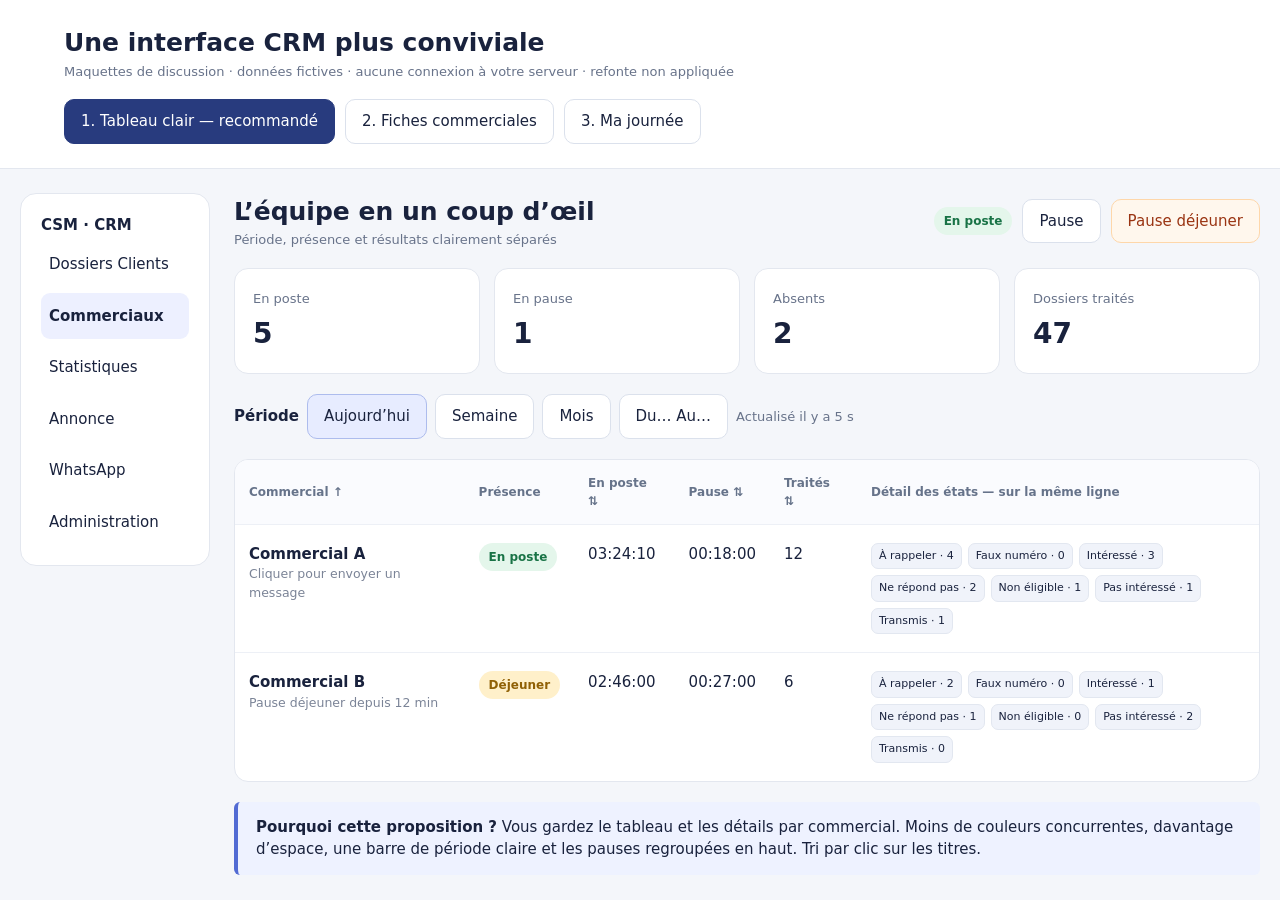
<file: docs/ui-proposals.html>
<!doctype html><html lang="fr"><meta charset="utf-8"><meta name="viewport" content="width=device-width,initial-scale=1"><title>Propositions d’interface CRM</title><style>
*{box-sizing:border-box}body{margin:0;background:#f4f6fa;color:#19223d;font:15px/1.5 system-ui,sans-serif}button{font:inherit;cursor:pointer;border:1px solid #dbe1ec;background:white;border-radius:10px;padding:10px 16px;color:inherit}button:focus-visible{outline:3px solid #849bff;outline-offset:2px}.top{background:#fff;padding:24px max(20px,5vw);border-bottom:1px solid #e3e7ef}.top h1{margin:0;font-size:25px}.muted{color:#68738a;font-size:13px}.tabs{display:flex;gap:10px;flex-wrap:wrap;margin-top:18px}.tabs .active,.primary{background:#283b7e;color:white;border-color:#283b7e}.shell{display:grid;grid-template-columns:190px 1fr;max-width:1500px;margin:24px auto;padding:0 20px;gap:24px}aside{background:#fff;border:1px solid #e3e7ef;border-radius:16px;padding:20px;height:fit-content}aside div{padding:12px 8px;border-radius:9px;margin-top:5px}aside .selected{background:#edf0ff;font-weight:650}.main{min-width:0}.heading{display:flex;justify-content:space-between;align-items:center;gap:15px;flex-wrap:wrap;margin-bottom:16px}h2{margin:0;font-size:25px}.session{display:flex;gap:10px;align-items:center;flex-wrap:wrap}.lunch{background:#fff7ed;border-color:#fed7aa;color:#9a3412}.pill{display:inline-flex;background:#e4f6eb;color:#197346;border-radius:20px;padding:5px 10px;font-size:12px;font-weight:600}.amber{background:#fff0ca;color:#906005}.gray{background:#edf0f5;color:#627088}.cards{display:grid;grid-template-columns:repeat(4,1fr);gap:14px;margin:18px 0}.card,.panel{background:white;border:1px solid #e3e7ef;border-radius:14px;padding:18px}.card strong{display:block;font-size:28px;margin-top:4px}.filters{display:flex;gap:8px;align-items:center;flex-wrap:wrap;margin:20px 0}.filters .selected{background:#e7ecff;border-color:#adbced}.table-wrap{overflow:auto;background:#fff;border-radius:14px;border:1px solid #e3e7ef}table{width:100%;border-collapse:collapse;min-width:760px;text-align:left}th{font-size:12px;color:#66738a;font-weight:600;background:#fafbfe;padding:14px}td{padding:18px 14px;border-top:1px solid #edf0f6;vertical-align:top}td:first-child{font-weight:600}td small{display:block;font-weight:400;color:#7b8497}.outcomes{display:flex;gap:6px;flex-wrap:wrap;max-width:400px}.outcomes span{background:#f0f3fa;border:1px solid #e2e7f0;border-radius:7px;padding:4px 7px;font-size:11px;white-space:nowrap}.people{display:grid;grid-template-columns:repeat(2,minmax(0,1fr));gap:16px}.people h3{margin:0}.numbers{display:flex;gap:20px;margin:20px 0}.numbers strong{display:block;font-size:22px}.focus{display:grid;grid-template-columns:1.3fr 1fr;gap:18px}.timer{font:600 44px/1.2 ui-monospace,monospace;margin:24px 0}.task{padding:16px 0;border-bottom:1px solid #edf0f6;display:flex;justify-content:space-between}.note{background:#eef2ff;border-left:4px solid #526bd3;padding:14px 18px;margin-top:20px;border-radius:6px}.hidden{display:none!important}@media(max-width:900px){.shell{display:block}aside{display:none}.cards{grid-template-columns:repeat(2,1fr)}.focus,.people{grid-template-columns:1fr}}
</style><header class="top"><h1>Une interface CRM plus conviviale</h1><div class="muted">Maquettes de discussion · données fictives · aucune connexion à votre serveur · refonte non appliquée</div><nav class="tabs" aria-label="Choisir une proposition"><button class="active" data-view="table">1. Tableau clair — recommandé</button><button data-view="cards">2. Fiches commerciales</button><button data-view="focus">3. Ma journée</button></nav></header><div class="shell"><aside><strong>CSM · CRM</strong><div>Dossiers Clients</div><div class="selected">Commerciaux</div><div>Statistiques</div><div>Annonce</div><div>WhatsApp</div><div>Administration</div></aside><main class="main"><div class="heading"><div><h2 id="title">L’équipe en un coup d’œil</h2><div class="muted">Période, présence et résultats clairement séparés</div></div><div class="session"><span class="pill">En poste</span><button>Pause</button><button class="lunch">Pause déjeuner</button></div></div><section id="table"><div class="cards"><div class="card"><span class="muted">En poste</span><strong>5</strong></div><div class="card"><span class="muted">En pause</span><strong>1</strong></div><div class="card"><span class="muted">Absents</span><strong>2</strong></div><div class="card"><span class="muted">Dossiers traités</span><strong>47</strong></div></div><div class="filters"><strong>Période</strong><button class="selected">Aujourd’hui</button><button>Semaine</button><button>Mois</button><button>Du… Au…</button><span class="muted">Actualisé il y a 5 s</span></div><div class="table-wrap"><table><thead><tr><th>Commercial ↑</th><th>Présence</th><th>En poste ⇅</th><th>Pause ⇅</th><th>Traités ⇅</th><th>Détail des états — sur la même ligne</th></tr></thead><tbody><tr><td>Commercial A<small>Cliquer pour envoyer un message</small></td><td><span class="pill">En poste</span></td><td>03:24:10</td><td>00:18:00</td><td>12</td><td><div class="outcomes"><span>À rappeler · 4</span><span>Faux numéro · 0</span><span>Intéressé · 3</span><span>Ne répond pas · 2</span><span>Non éligible · 1</span><span>Pas intéressé · 1</span><span>Transmis · 1</span></div></td></tr><tr><td>Commercial B<small>Pause déjeuner depuis 12 min</small></td><td><span class="pill amber">Déjeuner</span></td><td>02:46:00</td><td>00:27:00</td><td>6</td><td><div class="outcomes"><span>À rappeler · 2</span><span>Faux numéro · 0</span><span>Intéressé · 1</span><span>Ne répond pas · 1</span><span>Non éligible · 0</span><span>Pas intéressé · 2</span><span>Transmis · 0</span></div></td></tr></tbody></table></div><div class="note"><strong>Pourquoi cette proposition ?</strong> Vous gardez le tableau et les détails par commercial. Moins de couleurs concurrentes, davantage d’espace, une barre de période claire et les pauses regroupées en haut. Tri par clic sur les titres.</div></section><section id="cards" class="hidden"><div class="filters"><strong>Vue équipe</strong><button class="selected">Tous</button><button>En poste</button><button>En pause</button><button>Absents</button></div><div class="people"><article class="panel"><div class="heading"><h3>Commercial A</h3><span class="pill">En poste</span></div><div class="numbers"><div><small>Traités</small><strong>12</strong></div><div><small>En poste</small><strong>3 h 24</strong></div><div><small>Pause</small><strong>18 min</strong></div></div><div class="outcomes"><span>À rappeler · 4</span><span>Faux numéro · 0</span><span>Intéressé · 3</span><span>Ne répond pas · 2</span><span>Non éligible · 1</span><span>Pas intéressé · 1</span><span>Transmis · 1</span></div><p><button>Envoyer un message</button></p></article><article class="panel"><div class="heading"><h3>Commercial B</h3><span class="pill amber">Déjeuner</span></div><div class="numbers"><div><small>Traités</small><strong>6</strong></div><div><small>En poste</small><strong>2 h 46</strong></div><div><small>Pause</small><strong>27 min</strong></div></div><div class="outcomes"><span>À rappeler · 2</span><span>Faux numéro · 0</span><span>Intéressé · 1</span><span>Ne répond pas · 1</span><span>Non éligible · 0</span><span>Pas intéressé · 2</span><span>Transmis · 0</span></div><p><button>Envoyer un message</button></p></article></div><div class="note"><strong>Atout :</strong> plus confortable sur téléphone, une fiche par commercial. <strong>Compromis :</strong> comparer une grande équipe demande davantage de défilement.</div></section><section id="focus" class="hidden"><div class="focus"><article class="panel"><span class="pill">Ma session en cours</span><h2>Bonjour, votre journée est prête.</h2><div class="timer">03:24:10</div><div class="muted">Temps en poste aujourd’hui · 18 min de pause</div><p><button class="primary">Ouvrir mes dossiers à traiter</button></p><div class="task"><strong>Rappels à effectuer</strong><span>4</span></div><div class="task"><strong>Dossiers traités aujourd’hui</strong><span>12</span></div><div class="task"><strong>Messages reçus</strong><span>1</span></div></article><article class="panel"><h3>Mes résultats</h3><div class="outcomes"><span>À rappeler · 4</span><span>Faux numéro · 0</span><span>Intéressé · 3</span><span>Ne répond pas · 2</span><span>Non éligible · 1</span><span>Pas intéressé · 1</span><span>Transmis · 1</span></div><p class="muted">Les détails et les filtres restent dans Mes statistiques.</p><button>Voir mes statistiques</button></article></div><div class="note"><strong>Atout :</strong> une page simple pour les commerciaux, centrée sur la prochaine action. Compatible avec la proposition 1 pour les responsables.</div></section></main></div><script>
const titles={table:'L’équipe en un coup d’œil',cards:'Chaque commercial, une fiche claire',focus:'Ma journée de travail'};
document.querySelectorAll('[data-view]').forEach(button=>button.addEventListener('click',()=>{document.querySelectorAll('[data-view]').forEach(b=>b.classList.toggle('active',b===button));Object.keys(titles).forEach(id=>document.getElementById(id).classList.toggle('hidden',id!==button.dataset.view));document.getElementById('title').textContent=titles[button.dataset.view]}));
</script></html>
</file>
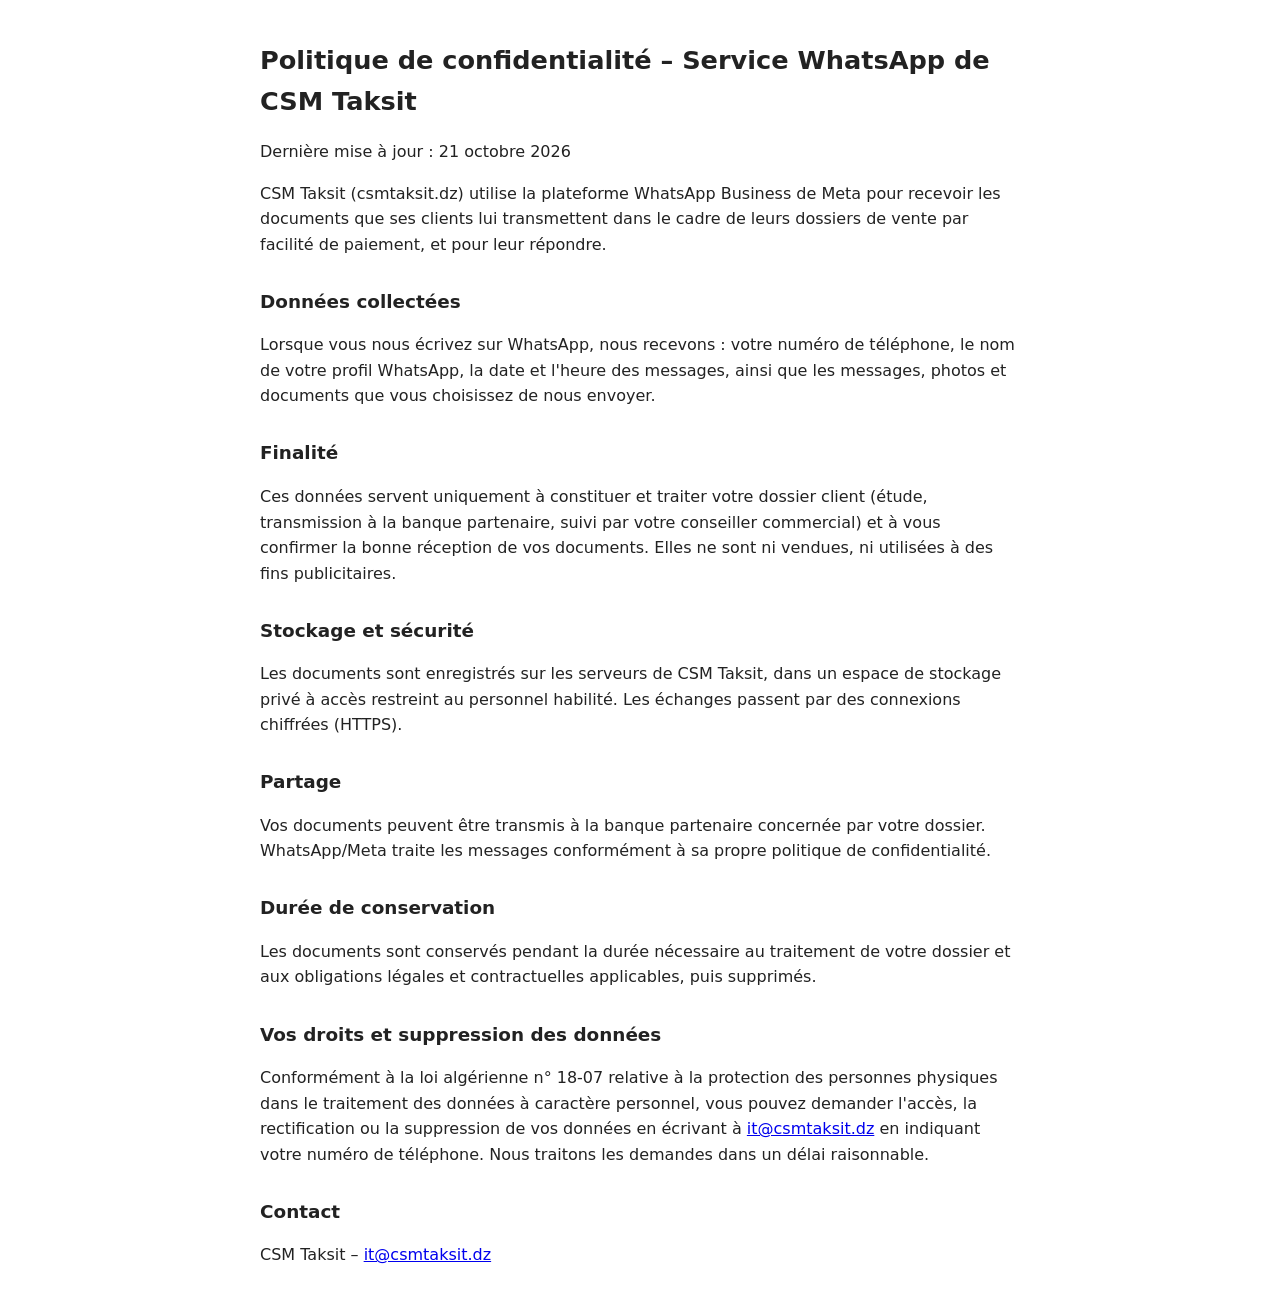
<file: wa-nextcloud/privacy.html>
<!doctype html><html lang="fr"><head><meta charset="utf-8"><meta name="viewport" content="width=device-width,initial-scale=1">
<title>Politique de confidentialité – CSM Taksit</title>
<style>body{font-family:system-ui,sans-serif;max-width:760px;margin:40px auto;padding:0 16px;line-height:1.6;color:#222}h1{font-size:1.6em}h2{font-size:1.15em;margin-top:1.6em}</style></head><body>
<h1>Politique de confidentialité – Service WhatsApp de CSM Taksit</h1>
<p>Dernière mise à jour : 21 octobre 2026</p>
<p>CSM Taksit (csmtaksit.dz) utilise la plateforme WhatsApp Business de Meta pour recevoir les documents que ses clients lui transmettent dans le cadre de leurs dossiers de vente par facilité de paiement, et pour leur répondre.</p>
<h2>Données collectées</h2>
<p>Lorsque vous nous écrivez sur WhatsApp, nous recevons : votre numéro de téléphone, le nom de votre profil WhatsApp, la date et l'heure des messages, ainsi que les messages, photos et documents que vous choisissez de nous envoyer.</p>
<h2>Finalité</h2>
<p>Ces données servent uniquement à constituer et traiter votre dossier client (étude, transmission à la banque partenaire, suivi par votre conseiller commercial) et à vous confirmer la bonne réception de vos documents. Elles ne sont ni vendues, ni utilisées à des fins publicitaires.</p>
<h2>Stockage et sécurité</h2>
<p>Les documents sont enregistrés sur les serveurs de CSM Taksit, dans un espace de stockage privé à accès restreint au personnel habilité. Les échanges passent par des connexions chiffrées (HTTPS).</p>
<h2>Partage</h2>
<p>Vos documents peuvent être transmis à la banque partenaire concernée par votre dossier. WhatsApp/Meta traite les messages conformément à sa propre politique de confidentialité.</p>
<h2>Durée de conservation</h2>
<p>Les documents sont conservés pendant la durée nécessaire au traitement de votre dossier et aux obligations légales et contractuelles applicables, puis supprimés.</p>
<h2>Vos droits et suppression des données</h2>
<p>Conformément à la loi algérienne n° 18-07 relative à la protection des personnes physiques dans le traitement des données à caractère personnel, vous pouvez demander l'accès, la rectification ou la suppression de vos données en écrivant à <a href="mailto:it@csmtaksit.dz">it@csmtaksit.dz</a> en indiquant votre numéro de téléphone. Nous traitons les demandes dans un délai raisonnable.</p>
<h2>Contact</h2>
<p>CSM Taksit – <a href="mailto:it@csmtaksit.dz">it@csmtaksit.dz</a></p>
</body></html>
</file>
